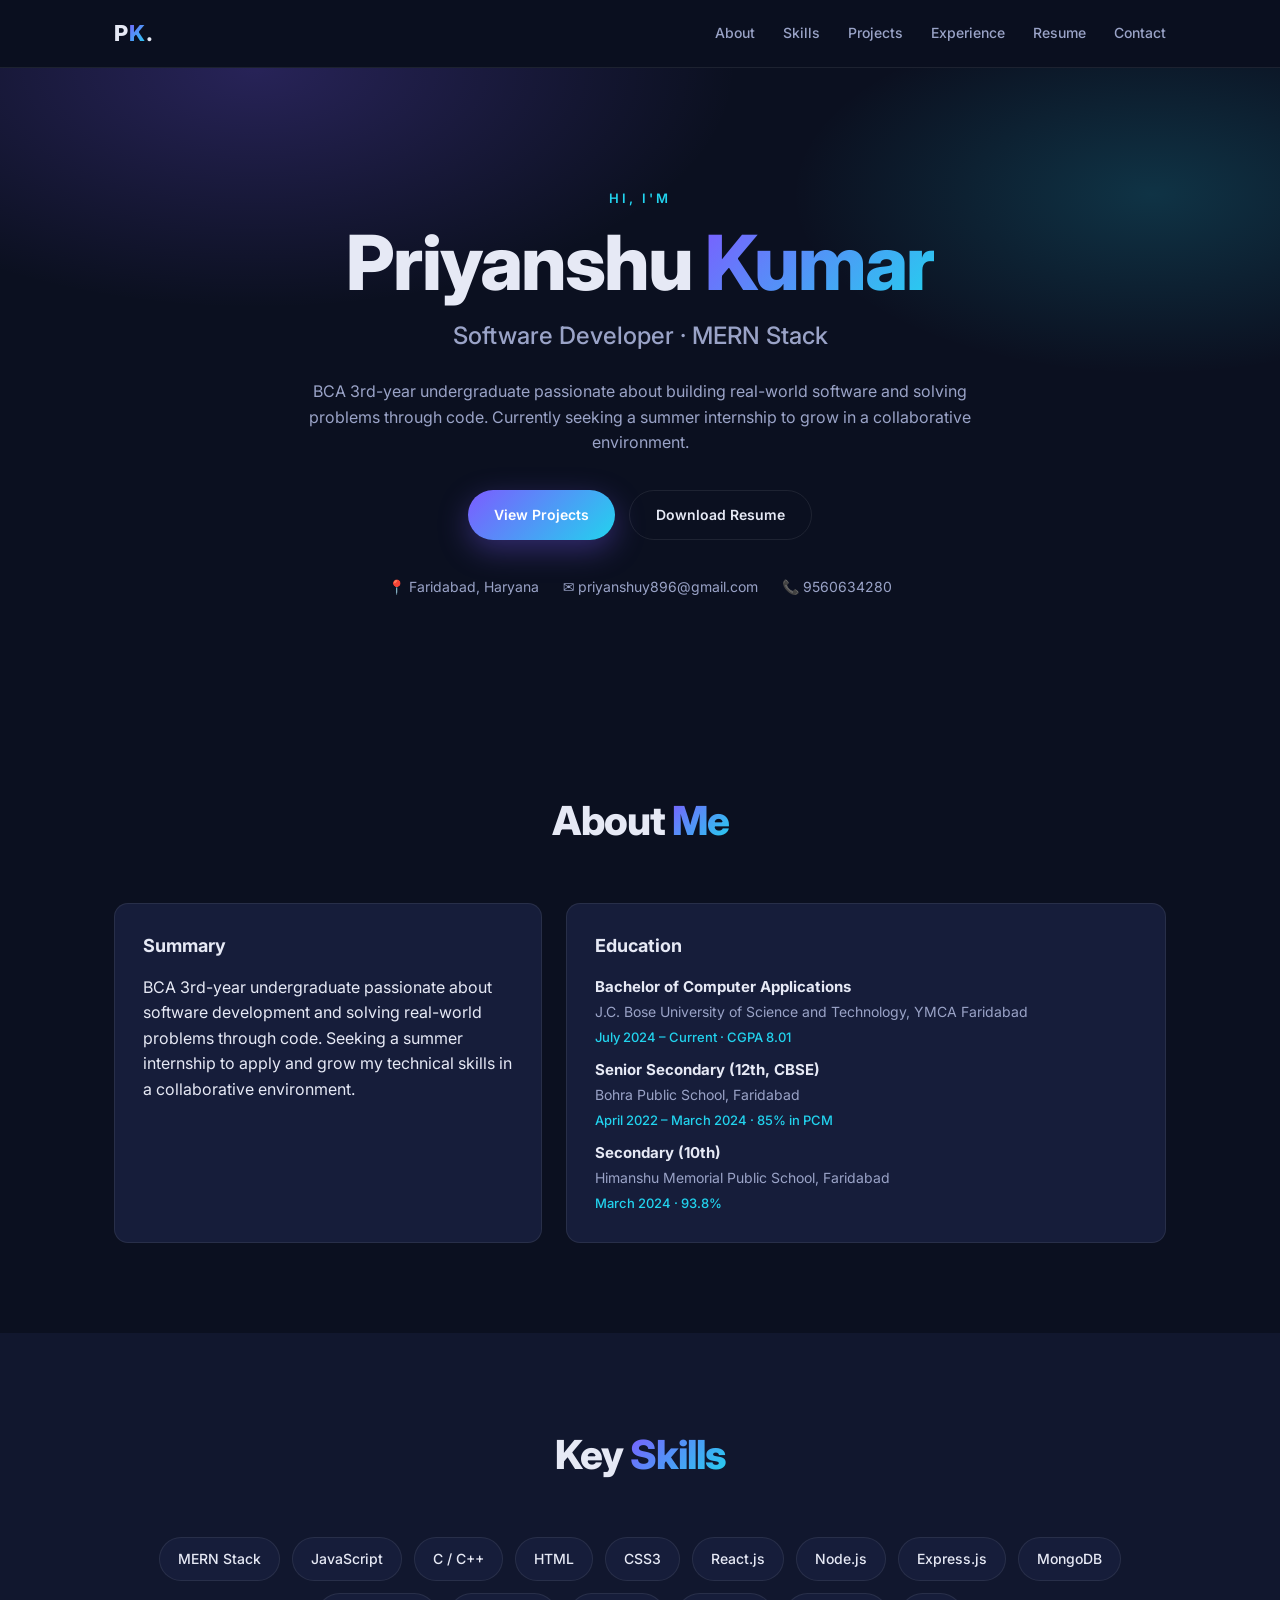
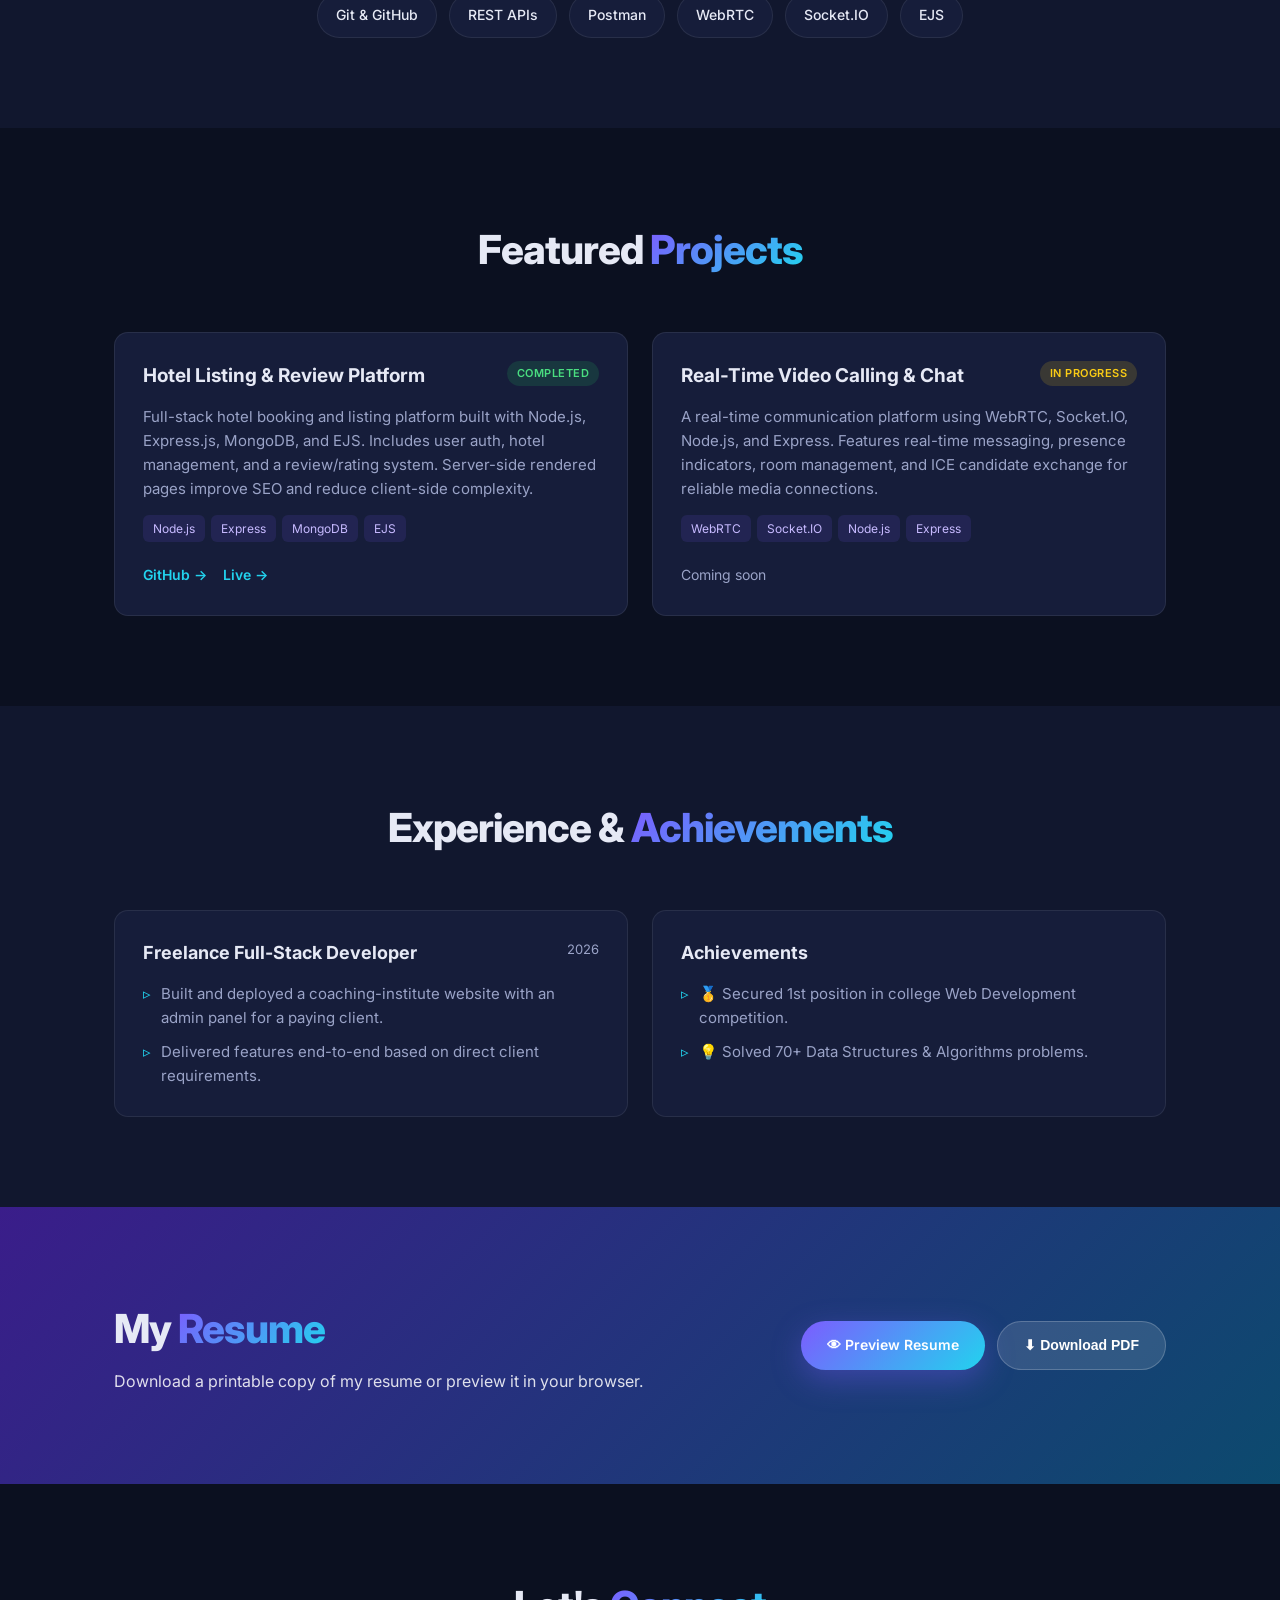
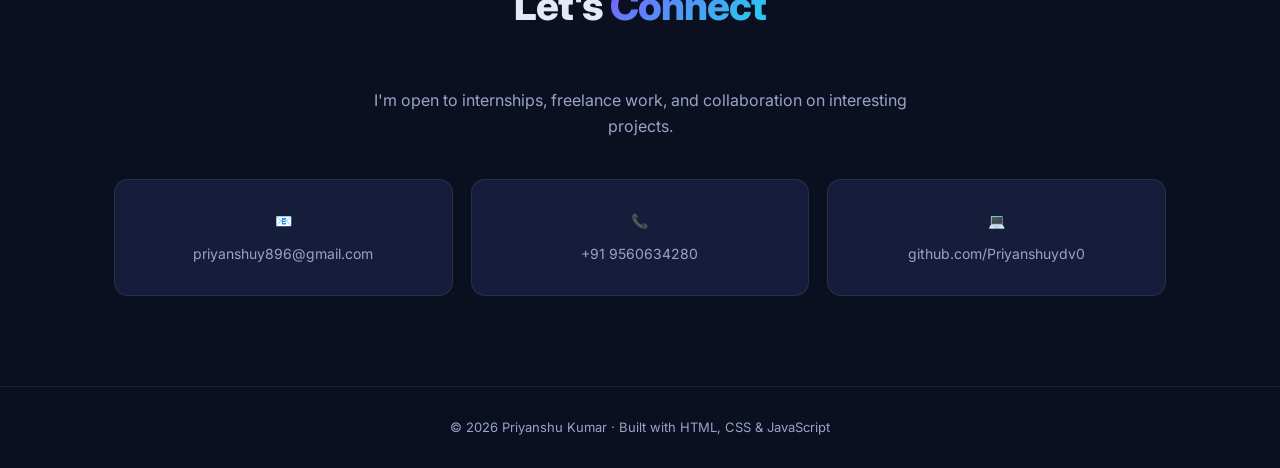
<file: portfolio/index.html>
<!DOCTYPE html>
<html lang="en">
<head>
<meta charset="UTF-8" />
<meta name="viewport" content="width=device-width, initial-scale=1.0" />
<title>Priyanshu Kumar — Software Developer</title>
<meta name="description" content="Portfolio of Priyanshu Kumar, a BCA undergraduate and MERN-stack software developer based in Faridabad." />
<link rel="stylesheet" href="style.css" />
<link href="https://fonts.googleapis.com/css2?family=Inter:wght@300;400;500;600;700;800&display=swap" rel="stylesheet">
</head>
<body>
<header class="nav">
  <div class="container nav-inner">
    <a href="#home" class="logo">P<span>K</span>.</a>
    <nav>
      <a href="#about">About</a>
      <a href="#skills">Skills</a>
      <a href="#projects">Projects</a>
      <a href="#experience">Experience</a>
      <a href="#resume">Resume</a>
      <a href="#contact">Contact</a>
    </nav>
    <button id="menuBtn" aria-label="Menu">☰</button>
  </div>
</header>

<section id="home" class="hero">
  <div class="container hero-inner">
    <p class="eyebrow">Hi, I'm</p>
    <h1>Priyanshu <span class="grad">Kumar</span></h1>
    <h2 class="role">Software Developer · MERN Stack</h2>
    <p class="lede">BCA 3rd-year undergraduate passionate about building real-world software and solving problems through code. Currently seeking a summer internship to grow in a collaborative environment.</p>
    <div class="cta-row">
      <a href="#projects" class="btn btn-primary">View Projects</a>
      <a href="assests/priyanshudevcv.pdf" class="btn btn-ghost" target="_blank">Download Resume</a>
    </div>
    <div class="meta-row">
      <span>📍 Faridabad, Haryana</span>
      <span>✉️ priyanshuy896@gmail.com</span>
      <span>📞 9560634280</span>
    </div>
  </div>
</section>

<section id="about" class="section">
  <div class="container">
    <h3 class="section-title">About <span>Me</span></h3>
    <div class="about-grid">
      <div class="card">
        <h4>Summary</h4>
        <p>BCA 3rd-year undergraduate passionate about software development and solving real-world problems through code. Seeking a summer internship to apply and grow my technical skills in a collaborative environment.</p>
      </div>
      <div class="card">
        <h4>Education</h4>
        <ul class="edu">
          <li>
            <strong>Bachelor of Computer Applications</strong>
            <span>J.C. Bose University of Science and Technology, YMCA Faridabad</span>
            <em>July 2024 – Current · CGPA 8.01</em>
          </li>
          <li>
            <strong>Senior Secondary (12th, CBSE)</strong>
            <span>Bohra Public School, Faridabad</span>
            <em>April 2022 – March 2024 · 85% in PCM</em>
          </li>
          <li>
            <strong>Secondary (10th)</strong>
            <span>Himanshu Memorial Public School, Faridabad</span>
            <em>March 2024 · 93.8%</em>
          </li>
        </ul>
      </div>
    </div>
  </div>
</section>

<section id="skills" class="section alt">
  <div class="container">
    <h3 class="section-title">Key <span>Skills</span></h3>
    <div class="skills">
      <span>MERN Stack</span><span>JavaScript</span><span>C / C++</span>
      <span>HTML</span><span>CSS3</span><span>React.js</span>
      <span>Node.js</span><span>Express.js</span><span>MongoDB</span>
      <span>Git & GitHub</span><span>REST APIs</span><span>Postman</span>
      <span>WebRTC</span><span>Socket.IO</span><span>EJS</span>
    </div>
  </div>
</section>

<section id="projects" class="section">
  <div class="container">
    <h3 class="section-title">Featured <span>Projects</span></h3>
    <div class="projects">
      <article class="project">
        <div class="project-head">
          <h4>Hotel Listing & Review Platform</h4>
          <span class="tag done">Completed</span>
        </div>
        <p>Full-stack hotel booking and listing platform built with Node.js, Express.js, MongoDB, and EJS. Includes user auth, hotel management, and a review/rating system. Server-side rendered pages improve SEO and reduce client-side complexity.</p>
        <div class="stack"><span>Node.js</span><span>Express</span><span>MongoDB</span><span>EJS</span></div>
        <div class="links">
          <a href="https://github.com/Priyanshuydv0/wanderlust" target="_blank" rel="noopener">GitHub →</a>
          <a href="https://wanderlust-2-wv5d.onrender.com/" target="_blank" rel="noopener">Live →</a>
        </div>
      </article>

      <article class="project">
        <div class="project-head">
          <h4>Real-Time Video Calling & Chat</h4>
          <span class="tag wip">In Progress</span>
        </div>
        <p>A real-time communication platform using WebRTC, Socket.IO, Node.js, and Express. Features real-time messaging, presence indicators, room management, and ICE candidate exchange for reliable media connections.</p>
        <div class="stack"><span>WebRTC</span><span>Socket.IO</span><span>Node.js</span><span>Express</span></div>
        <div class="links"><span class="muted">Coming soon</span></div>
      </article>
    </div>
  </div>
</section>

<section id="experience" class="section alt">
  <div class="container">
    <h3 class="section-title">Experience & <span>Achievements</span></h3>
    <div class="exp-grid">
      <div class="card">
        <h4>Freelance Full-Stack Developer <span class="year">2026</span></h4>
        <ul>
          <li>Built and deployed a coaching-institute website with an admin panel for a paying client.</li>
          <li>Delivered features end-to-end based on direct client requirements.</li>
        </ul>
      </div>
      <div class="card">
        <h4>Achievements</h4>
        <ul>
          <li>🥇 Secured 1st position in college Web Development competition.</li>
          <li>💡 Solved 70+ Data Structures & Algorithms problems.</li>
        </ul>
      </div>
    </div>
  </div>
</section>

<section id="resume" class="section resume">
  <div class="container resume-inner">
    <div>
      <h3 class="section-title light">My <span>Resume</span></h3>
      <p>Download a printable copy of my resume or preview it in your browser.</p>
    </div>
    <div class="resume-actions">
      <a href="assests/priyanshudevcv.pdf"  target="_blank" class="btn btn-primary">👁 Preview Resume</a>
      <button id="downloadBtn" class="btn btn-ghost-light">⬇ Download PDF</button>
    </div>
  </div>
</section>

<section id="contact" class="section">
  <div class="container contact">
    <h3 class="section-title">Let's <span>Connect</span></h3>
    <p>I'm open to internships, freelance work, and collaboration on interesting projects.</p>
    <div class="contact-grid">
      <a href="mailto:priyanshuy896@gmail.com" class="contact-card">📧<span>priyanshuy896@gmail.com</span></a>
      <a href="tel:9560634280" class="contact-card">📞<span>+91 9560634280</span></a>
      <a href="https://github.com/Priyanshuydv0" target="_blank" class="contact-card">💻<span>github.com/Priyanshuydv0</span></a>
    </div>
  </div>
</section>

<footer>
  <div class="container">
    <p>© <span id="year"></span> Priyanshu Kumar · Built with HTML, CSS & JavaScript</p>
  </div>
</footer>

<script src="script.js"></script>
</body>
</html>
</file>
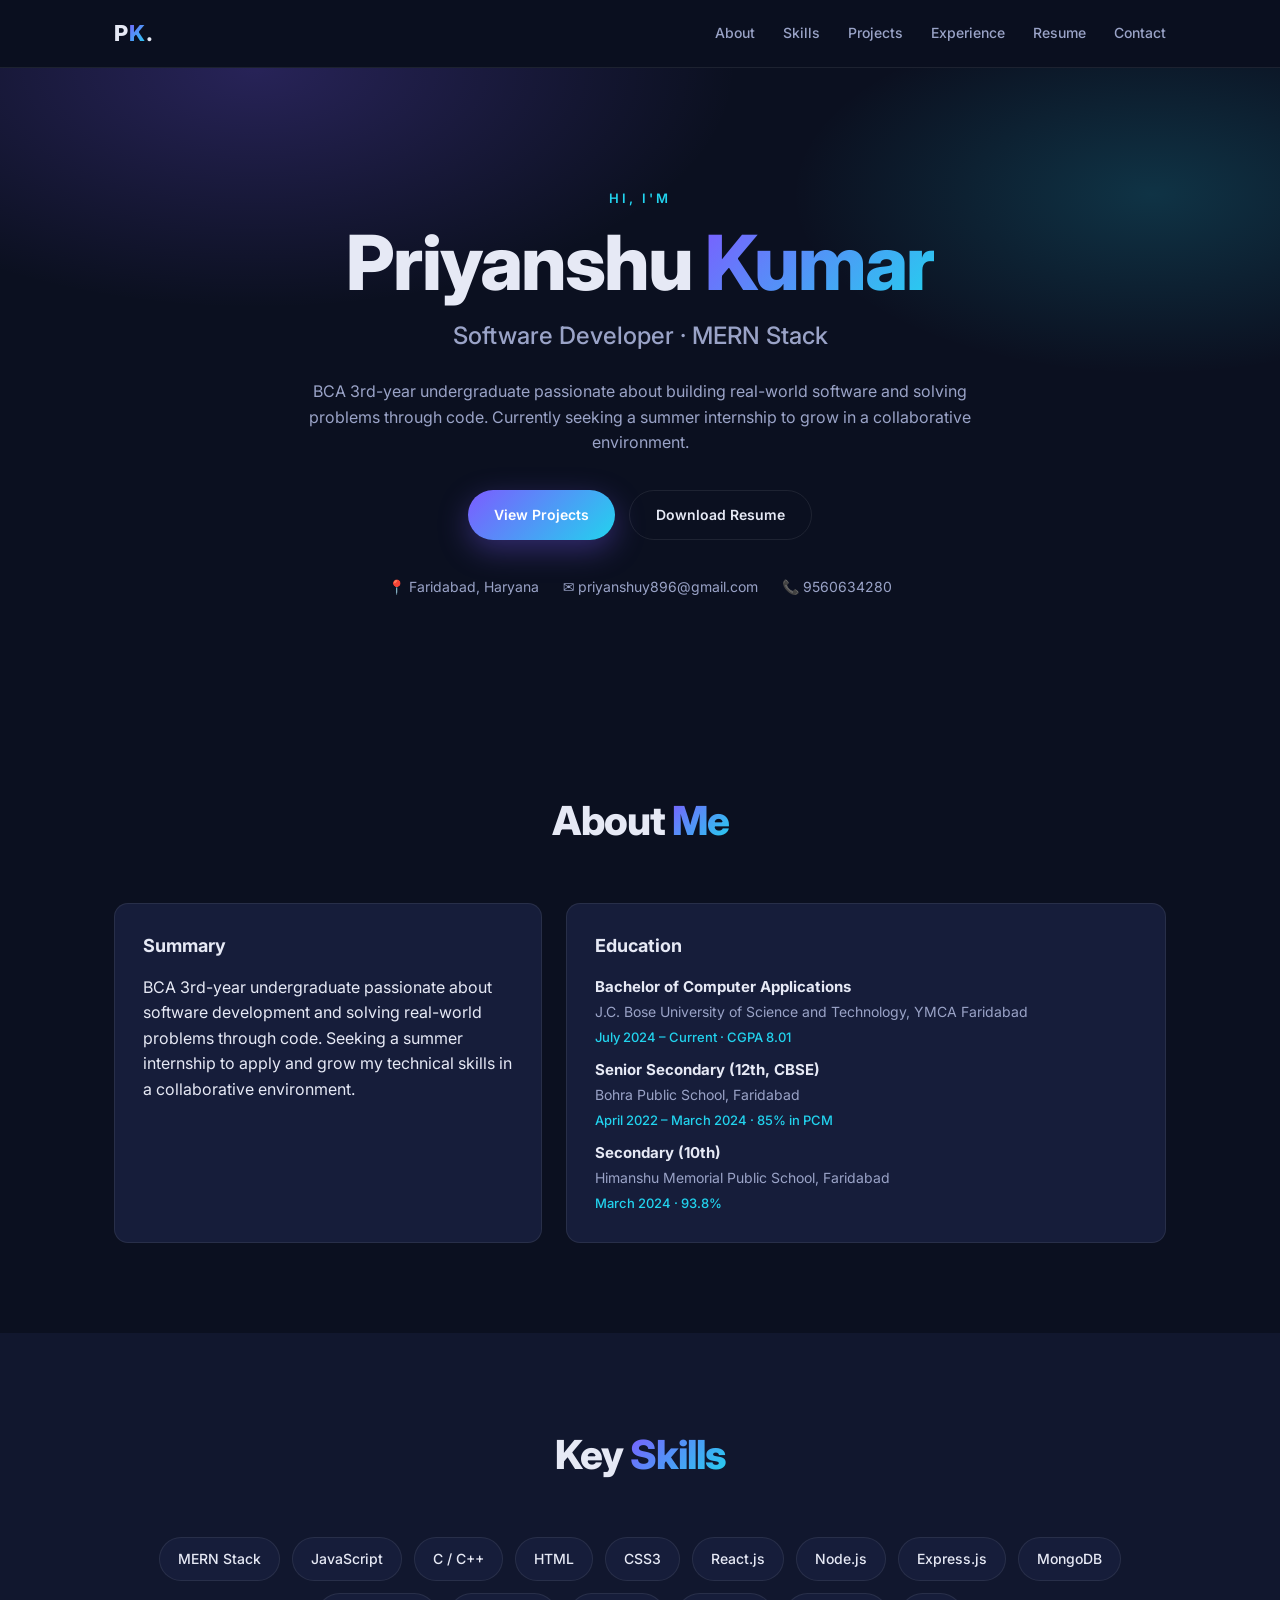
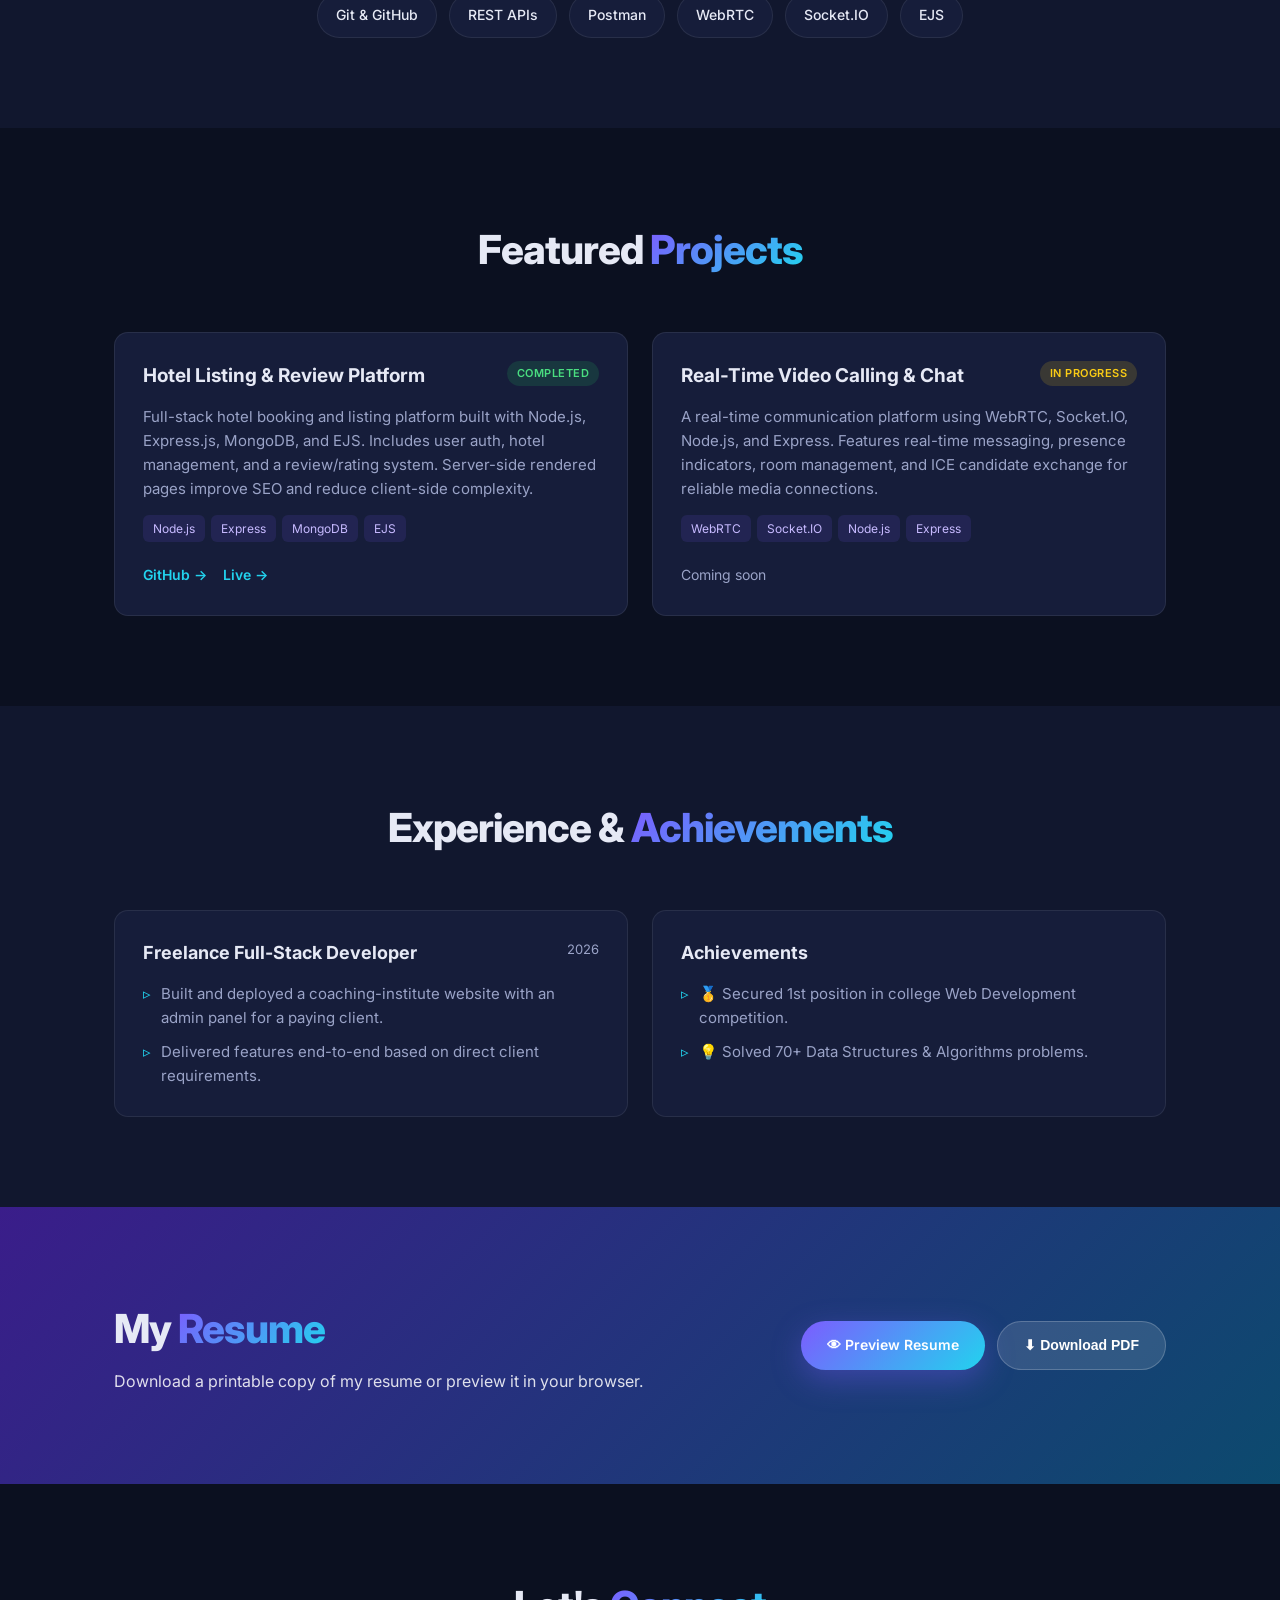
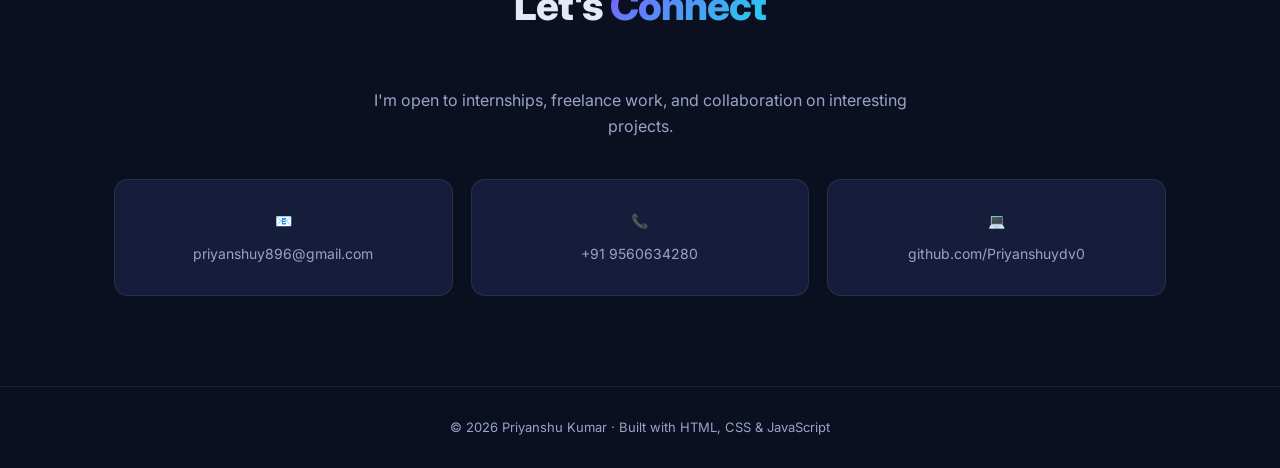
<file: portfolio/index .html>
<!DOCTYPE html>
<html lang="en">
<head>
<meta charset="UTF-8" />
<meta name="viewport" content="width=device-width, initial-scale=1.0" />
<title>Priyanshu Kumar — Software Developer</title>
<meta name="description" content="Portfolio of Priyanshu Kumar, a BCA undergraduate and MERN-stack software developer based in Faridabad." />
<link rel="stylesheet" href="style.css" />
<link href="https://fonts.googleapis.com/css2?family=Inter:wght@300;400;500;600;700;800&display=swap" rel="stylesheet">
</head>
<body>
<header class="nav">
  <div class="container nav-inner">
    <a href="#home" class="logo">P<span>K</span>.</a>
    <nav>
      <a href="#about">About</a>
      <a href="#skills">Skills</a>
      <a href="#projects">Projects</a>
      <a href="#experience">Experience</a>
      <a href="#resume">Resume</a>
      <a href="#contact">Contact</a>
    </nav>
    <button id="menuBtn" aria-label="Menu">☰</button>
  </div>
</header>

<section id="home" class="hero">
  <div class="container hero-inner">
    <p class="eyebrow">Hi, I'm</p>
    <h1>Priyanshu <span class="grad">Kumar</span></h1>
    <h2 class="role">Software Developer · MERN Stack</h2>
    <p class="lede">BCA 3rd-year undergraduate passionate about building real-world software and solving problems through code. Currently seeking a summer internship to grow in a collaborative environment.</p>
    <div class="cta-row">
      <a href="#projects" class="btn btn-primary">View Projects</a>
      <a href="/portfolio/assests/priyanshudevcv.pdf" class="btn btn-ghost" target="_blank">Download Resume</a>
    </div>
    <div class="meta-row">
      <span>📍 Faridabad, Haryana</span>
      <span>✉️ priyanshuy896@gmail.com</span>
      <span>📞 9560634280</span>
    </div>
  </div>
</section>

<section id="about" class="section">
  <div class="container">
    <h3 class="section-title">About <span>Me</span></h3>
    <div class="about-grid">
      <div class="card">
        <h4>Summary</h4>
        <p>BCA 3rd-year undergraduate passionate about software development and solving real-world problems through code. Seeking a summer internship to apply and grow my technical skills in a collaborative environment.</p>
      </div>
      <div class="card">
        <h4>Education</h4>
        <ul class="edu">
          <li>
            <strong>Bachelor of Computer Applications</strong>
            <span>J.C. Bose University of Science and Technology, YMCA Faridabad</span>
            <em>July 2024 – Current · CGPA 8.01</em>
          </li>
          <li>
            <strong>Senior Secondary (12th, CBSE)</strong>
            <span>Bohra Public School, Faridabad</span>
            <em>April 2022 – March 2024 · 85% in PCM</em>
          </li>
          <li>
            <strong>Secondary (10th)</strong>
            <span>Himanshu Memorial Public School, Faridabad</span>
            <em>March 2024 · 93.8%</em>
          </li>
        </ul>
      </div>
    </div>
  </div>
</section>

<section id="skills" class="section alt">
  <div class="container">
    <h3 class="section-title">Key <span>Skills</span></h3>
    <div class="skills">
      <span>MERN Stack</span><span>JavaScript</span><span>C / C++</span>
      <span>HTML</span><span>CSS3</span><span>React.js</span>
      <span>Node.js</span><span>Express.js</span><span>MongoDB</span>
      <span>Git & GitHub</span><span>REST APIs</span><span>Postman</span>
      <span>WebRTC</span><span>Socket.IO</span><span>EJS</span>
    </div>
  </div>
</section>

<section id="projects" class="section">
  <div class="container">
    <h3 class="section-title">Featured <span>Projects</span></h3>
    <div class="projects">
      <article class="project">
        <div class="project-head">
          <h4>Hotel Listing & Review Platform</h4>
          <span class="tag done">Completed</span>
        </div>
        <p>Full-stack hotel booking and listing platform built with Node.js, Express.js, MongoDB, and EJS. Includes user auth, hotel management, and a review/rating system. Server-side rendered pages improve SEO and reduce client-side complexity.</p>
        <div class="stack"><span>Node.js</span><span>Express</span><span>MongoDB</span><span>EJS</span></div>
        <div class="links">
          <a href="https://github.com/Priyanshuydv0/wanderlust" target="_blank" rel="noopener">GitHub →</a>
          <a href="https://wanderlust-2-wv5d.onrender.com/" target="_blank" rel="noopener">Live →</a>
        </div>
      </article>

      <article class="project">
        <div class="project-head">
          <h4>Real-Time Video Calling & Chat</h4>
          <span class="tag wip">In Progress</span>
        </div>
        <p>A real-time communication platform using WebRTC, Socket.IO, Node.js, and Express. Features real-time messaging, presence indicators, room management, and ICE candidate exchange for reliable media connections.</p>
        <div class="stack"><span>WebRTC</span><span>Socket.IO</span><span>Node.js</span><span>Express</span></div>
        <div class="links"><span class="muted">Coming soon</span></div>
      </article>
    </div>
  </div>
</section>

<section id="experience" class="section alt">
  <div class="container">
    <h3 class="section-title">Experience & <span>Achievements</span></h3>
    <div class="exp-grid">
      <div class="card">
        <h4>Freelance Full-Stack Developer <span class="year">2026</span></h4>
        <ul>
          <li>Built and deployed a coaching-institute website with an admin panel for a paying client.</li>
          <li>Delivered features end-to-end based on direct client requirements.</li>
        </ul>
      </div>
      <div class="card">
        <h4>Achievements</h4>
        <ul>
          <li>🥇 Secured 1st position in college Web Development competition.</li>
          <li>💡 Solved 70+ Data Structures & Algorithms problems.</li>
        </ul>
      </div>
    </div>
  </div>
</section>

<section id="resume" class="section resume">
  <div class="container resume-inner">
    <div>
      <h3 class="section-title light">My <span>Resume</span></h3>
      <p>Download a printable copy of my resume or preview it in your browser.</p>
    </div>
    <div class="resume-actions">
      <a href="/portfolio/assests/priyanshudevcv.pdf"  target="_blank" class="btn btn-primary">👁 Preview Resume</a>
      <button id="downloadBtn" class="btn btn-ghost-light">⬇ Download PDF</button>
    </div>
  </div>
</section>

<section id="contact" class="section">
  <div class="container contact">
    <h3 class="section-title">Let's <span>Connect</span></h3>
    <p>I'm open to internships, freelance work, and collaboration on interesting projects.</p>
    <div class="contact-grid">
      <a href="mailto:priyanshuy896@gmail.com" class="contact-card">📧<span>priyanshuy896@gmail.com</span></a>
      <a href="tel:9560634280" class="contact-card">📞<span>+91 9560634280</span></a>
      <a href="https://github.com/Priyanshuydv0" target="_blank" class="contact-card">💻<span>github.com/Priyanshuydv0</span></a>
    </div>
  </div>
</section>

<footer>
  <div class="container">
    <p>© <span id="year"></span> Priyanshu Kumar · Built with HTML, CSS & JavaScript</p>
  </div>
</footer>

<script src="script.js"></script>
</body>
</html>
</file>
<file: portfolio/style.css>
:root {
  --bg: #0b1020;
  --bg-2: #11172e;
  --surface: #161d3a;
  --text: #e6e9f5;
  --muted: #9aa3c7;
  --primary: #7c5cff;
  --primary-2: #22d3ee;
  --border: rgba(255, 255, 255, 0.08);
  --radius: 14px;
}

* {
  box-sizing: border-box;
  margin: 0;
  padding: 0
}

html {
  scroll-behavior: smooth
}

body {
  font-family: 'Inter', system-ui, sans-serif;
  background: var(--bg);
  color: var(--text);
  line-height: 1.6;
  -webkit-font-smoothing: antialiased;
}

.container {
  max-width: 1100px;
  margin: 0 auto;
  padding: 0 24px
}

/* NAV */
.nav {
  position: sticky;
  top: 0;
  z-index: 50;
  backdrop-filter: blur(12px);
  background: rgba(11, 16, 32, 0.7);
  border-bottom: 1px solid var(--border);
}

.nav-inner {
  display: flex;
  align-items: center;
  justify-content: space-between;
  padding: 16px 24px
}

.logo {
  font-weight: 800;
  font-size: 22px;
  color: var(--text);
  text-decoration: none;
  letter-spacing: 1px
}

.logo span {
  background: linear-gradient(135deg, var(--primary), var(--primary-2));
  -webkit-background-clip: text;
  -webkit-text-fill-color: transparent
}

.nav nav {
  display: flex;
  gap: 28px
}

.nav nav a {
  color: var(--muted);
  text-decoration: none;
  font-size: 14px;
  font-weight: 500;
  transition: color .2s
}

.nav nav a:hover {
  color: var(--text)
}

#menuBtn {
  display: none;
  background: none;
  border: none;
  color: var(--text);
  font-size: 24px;
  cursor: pointer
}

/* HERO */
.hero {
  position: relative;
  padding: 120px 0 100px;
  background:
    radial-gradient(800px 400px at 20% 0%, rgba(124, 92, 255, 0.25), transparent 60%),
    radial-gradient(600px 300px at 90% 20%, rgba(34, 211, 238, 0.18), transparent 60%),
    var(--bg);
  overflow: hidden;
}

.hero-inner {
  text-align: center
}

.eyebrow {
  color: var(--primary-2);
  font-weight: 600;
  letter-spacing: 3px;
  text-transform: uppercase;
  font-size: 13px;
  margin-bottom: 14px
}

.hero h1 {
  font-size: clamp(40px, 7vw, 76px);
  font-weight: 800;
  letter-spacing: -2px;
  line-height: 1.05
}

.grad {
  background: linear-gradient(135deg, var(--primary), var(--primary-2));
  -webkit-background-clip: text;
  -webkit-text-fill-color: transparent
}

.role {
  font-size: clamp(18px, 2.2vw, 24px);
  color: var(--muted);
  font-weight: 500;
  margin-top: 14px
}

.lede {
  max-width: 680px;
  margin: 24px auto 0;
  color: var(--muted);
  font-size: 16px
}

.cta-row {
  display: flex;
  gap: 14px;
  justify-content: center;
  margin-top: 34px;
  flex-wrap: wrap
}

.btn {
  padding: 13px 26px;
  border-radius: 999px;
  font-weight: 600;
  font-size: 14px;
  text-decoration: none;
  cursor: pointer;
  border: none;
  transition: transform .15s ease, box-shadow .2s;
  display: inline-flex;
  align-items: center;
  gap: 8px;
}

.btn:hover {
  transform: translateY(-2px)
}

.btn-primary {
  background: linear-gradient(135deg, var(--primary), var(--primary-2));
  color: #fff;
  box-shadow: 0 10px 30px rgba(124, 92, 255, .35)
}

.btn-ghost {
  background: transparent;
  color: var(--text);
  border: 1px solid var(--border)
}

.btn-ghost:hover {
  background: var(--surface)
}

.btn-ghost-light {
  background: rgba(255, 255, 255, 0.12);
  color: #fff;
  border: 1px solid rgba(255, 255, 255, 0.2)
}

.meta-row {
  display: flex;
  gap: 24px;
  justify-content: center;
  flex-wrap: wrap;
  margin-top: 36px;
  color: var(--muted);
  font-size: 14px
}

/* SECTION */
.section {
  padding: 90px 0
}

.section.alt {
  background: var(--bg-2)
}

.section-title {
  font-size: clamp(28px, 4vw, 40px);
  font-weight: 800;
  letter-spacing: -1px;
  text-align: center;
  margin-bottom: 50px;
}

.section-title span {
  background: linear-gradient(135deg, var(--primary), var(--primary-2));
  -webkit-background-clip: text;
  -webkit-text-fill-color: transparent
}

.section-title.light {
  text-align: left;
  margin-bottom: 8px
}

/* CARDS */
.card {
  background: var(--surface);
  border: 1px solid var(--border);
  border-radius: var(--radius);
  padding: 28px;
}

.card h4 {
  font-size: 18px;
  margin-bottom: 14px;
  color: var(--text)
}

.card ul {
  list-style: none;
  display: flex;
  flex-direction: column;
  gap: 10px
}

.card li {
  color: var(--muted);
  font-size: 15px;
  padding-left: 18px;
  position: relative
}

.card li::before {
  content: "▹";
  color: var(--primary-2);
  position: absolute;
  left: 0
}

.year {
  float: right;
  color: var(--muted);
  font-weight: 400;
  font-size: 13px
}

.about-grid {
  display: grid;
  grid-template-columns: 1fr 1.4fr;
  gap: 24px
}

.edu {
  list-style: none;
  display: flex;
  flex-direction: column;
  gap: 18px
}

.edu li {
  padding-left: 0
}

.edu li::before {
  display: none
}

.edu strong {
  display: block;
  color: var(--text);
  font-size: 15px
}

.edu span {
  display: block;
  color: var(--muted);
  font-size: 14px;
  margin-top: 2px
}

.edu em {
  display: block;
  color: var(--primary-2);
  font-style: normal;
  font-size: 13px;
  margin-top: 4px;
  font-weight: 500
}

/* SKILLS */
.skills {
  display: flex;
  flex-wrap: wrap;
  gap: 12px;
  justify-content: center
}

.skills span {
  padding: 10px 18px;
  border-radius: 999px;
  background: var(--surface);
  border: 1px solid var(--border);
  font-size: 14px;
  font-weight: 500;
  color: var(--text);
  transition: all .2s;
}

.skills span:hover {
  border-color: var(--primary);
  color: var(--primary-2);
  transform: translateY(-2px)
}

/* PROJECTS */
.projects {
  display: grid;
  grid-template-columns: 1fr 1fr;
  gap: 24px
}

.project {
  background: var(--surface);
  border: 1px solid var(--border);
  border-radius: var(--radius);
  padding: 28px;
  display: flex;
  flex-direction: column;
  gap: 14px;
  transition: transform .2s, border-color .2s;
}

.project:hover {
  transform: translateY(-4px);
  border-color: rgba(124, 92, 255, 0.4)
}

.project-head {
  display: flex;
  justify-content: space-between;
  align-items: flex-start;
  gap: 12px
}

.project h4 {
  font-size: 19px;
  color: var(--text)
}

.project p {
  color: var(--muted);
  font-size: 15px
}

.tag {
  padding: 4px 10px;
  border-radius: 999px;
  font-size: 11px;
  font-weight: 600;
  text-transform: uppercase;
  letter-spacing: .5px
}

.tag.done {
  background: rgba(34, 197, 94, 0.15);
  color: #4ade80
}

.tag.wip {
  background: rgba(250, 204, 21, 0.15);
  color: #facc15
}

.stack {
  display: flex;
  flex-wrap: wrap;
  gap: 6px
}

.stack span {
  font-size: 12px;
  padding: 4px 10px;
  background: rgba(124, 92, 255, 0.12);
  color: #c7baff;
  border-radius: 6px
}

.links {
  display: flex;
  gap: 16px;
  margin-top: auto;
  padding-top: 8px
}

.links a {
  color: var(--primary-2);
  text-decoration: none;
  font-size: 14px;
  font-weight: 600
}

.links a:hover {
  text-decoration: underline
}

.muted {
  color: var(--muted);
  font-size: 14px
}

.exp-grid {
  display: grid;
  grid-template-columns: 1fr 1fr;
  gap: 24px
}

/* RESUME */
.resume {
  background: linear-gradient(135deg, #3a1d8a, #0c4a6e);
}

.resume-inner {
  display: flex;
  justify-content: space-between;
  align-items: center;
  gap: 30px;
  flex-wrap: wrap
}

.resume p {
  color: rgba(255, 255, 255, 0.85);
  margin-top: 6px
}

.resume-actions {
  display: flex;
  gap: 12px;
  flex-wrap: wrap
}

/* CONTACT */
.contact {
  text-align: center
}

.contact>p {
  color: var(--muted);
  max-width: 560px;
  margin: 0 auto 40px
}

.contact-grid {
  display: grid;
  grid-template-columns: repeat(3, 1fr);
  gap: 18px
}

.contact-card {
  display: flex;
  flex-direction: column;
  align-items: center;
  gap: 10px;
  padding: 30px;
  background: var(--surface);
  border: 1px solid var(--border);
  border-radius: var(--radius);
  color: var(--text);
  text-decoration: none;
  font-size: 14px;
  transition: all .2s;
}

.contact-card:hover {
  border-color: var(--primary);
  transform: translateY(-3px)
}

.contact-card span {
  color: var(--muted)
}

/* FOOTER */
footer {
  padding: 30px 0;
  border-top: 1px solid var(--border);
  text-align: center;
  color: var(--muted);
  font-size: 13px
}

/* RESPONSIVE */
@media (max-width:780px) {
  .nav nav {
    display: none
  }

  #menuBtn {
    display: block
  }

  .nav nav.open {
    display: flex;
    flex-direction: column;
    position: absolute;
    top: 100%;
    left: 0;
    right: 0;
    background: var(--bg-2);
    padding: 20px;
    gap: 14px;
    border-bottom: 1px solid var(--border);
  }

  .about-grid,
  .projects,
  .exp-grid,
  .contact-grid {
    grid-template-columns: 1fr
  }

  .resume-inner {
    flex-direction: column;
    align-items: flex-start
  }
}
</file>
